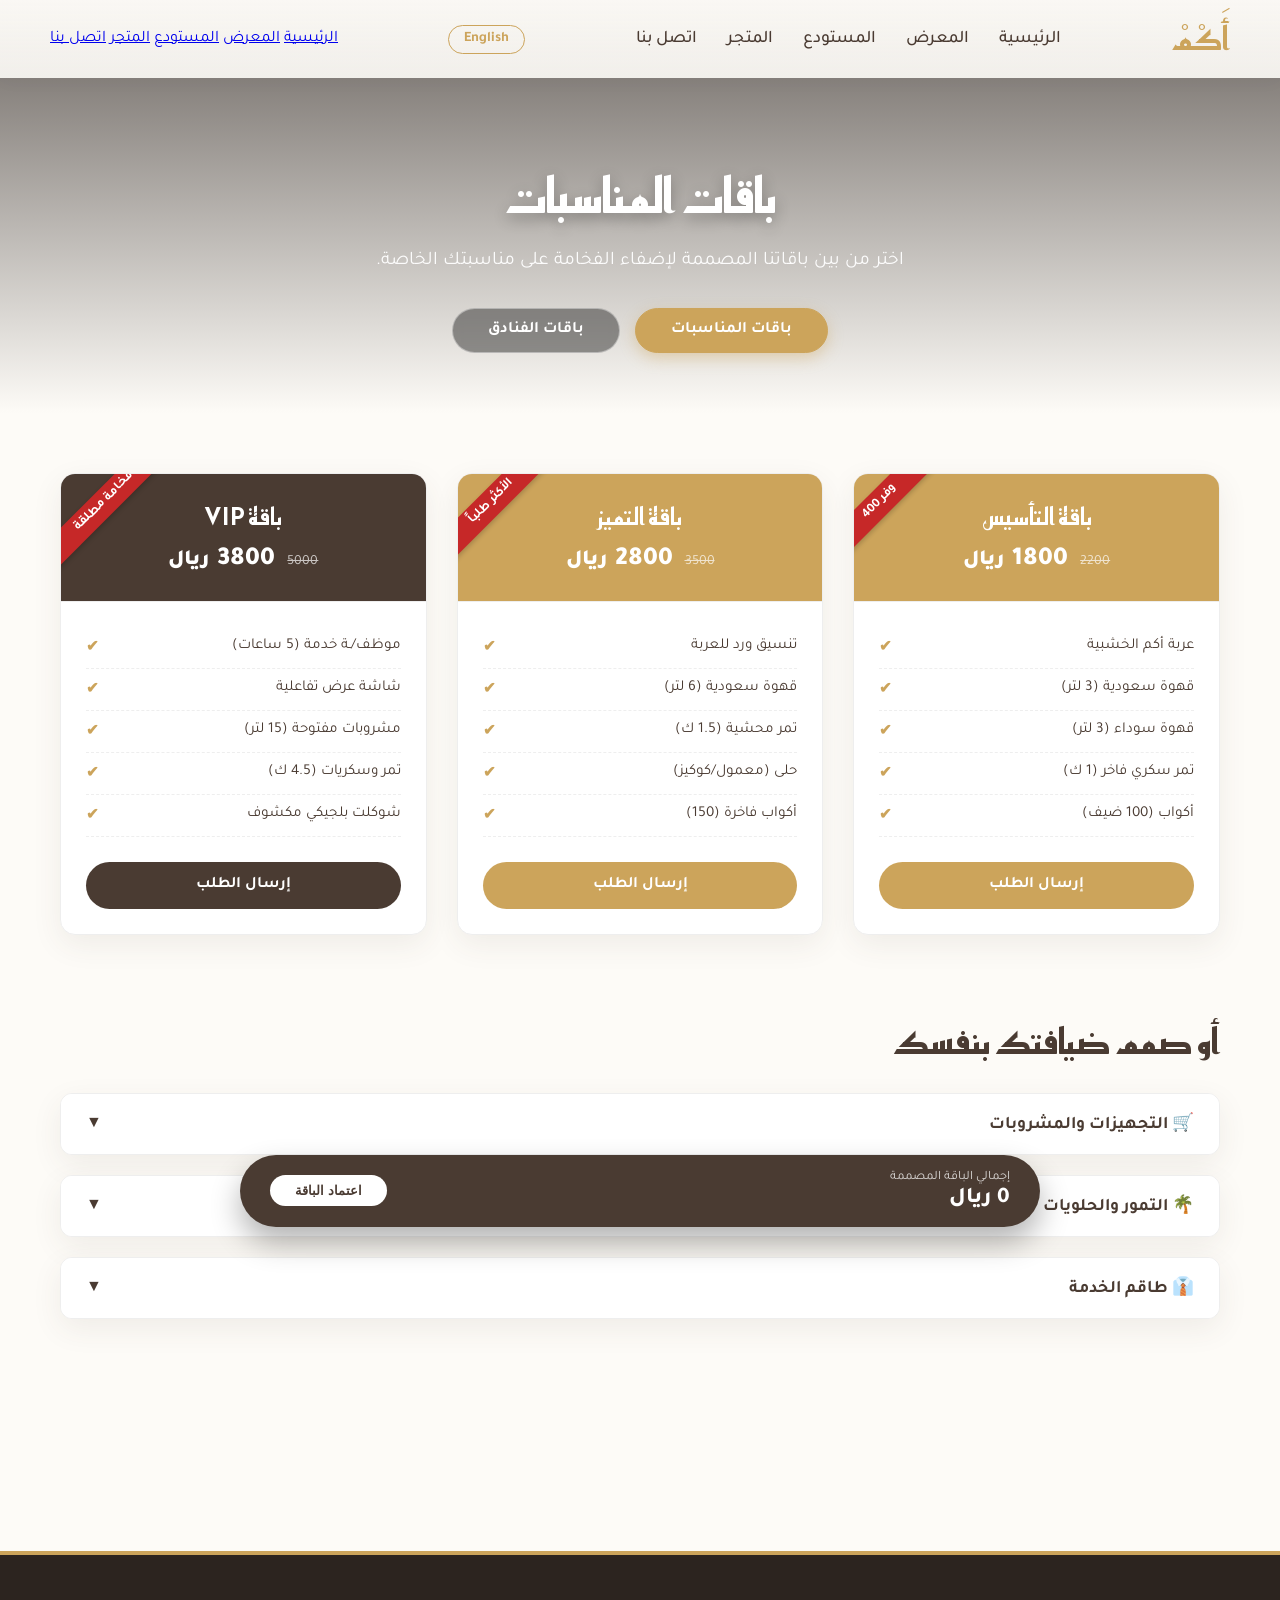
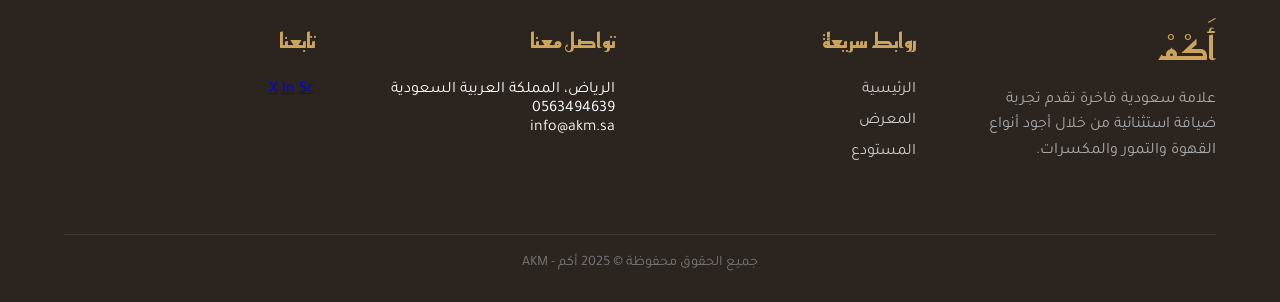
<file: booking.html>
<!DOCTYPE html>
<html lang="ar" dir="rtl">
<head>
    <meta charset="UTF-8">
    <meta name="viewport" content="width=device-width, initial-scale=1.0">
    <title>حجز خدمات أكم | AKM Booking</title>
    
    <link rel="preconnect" href="https://fonts.googleapis.com">
    <link rel="preconnect" href="https://fonts.gstatic.com" crossorigin>
    <link href="https://fonts.googleapis.com/css2?family=Amiri:ital,wght@1,400;1,700&family=Reem+Kufi:wght@400;700&family=Tajawal:wght@300;400;700&display=swap" rel="stylesheet">
    <style>
 /* --- إعدادات الهوية (Light Luxury Theme) --- */
    :root {
        --gold: #CCA45B;
        --gold-hover: #b88e40;
        --main-bg: #FDFBF7;        /* كريمي فاتح جداً */
        --card-bg: #ffffff;
        --text-main: #4A3B32;      /* بني غامق */
        --text-light: #888;
        --footer-bg: #2C241F;      /* بني داكن للفوتر */
        --red-offer: #c62828;
        --shadow-soft: 0 10px 30px rgba(74, 59, 50, 0.08);
    }

    * { margin: 0; padding: 0; box-sizing: border-box; outline: none; }
    
    body { 
        background-color: var(--main-bg); 
        color: var(--text-main); 
        font-family: 'Tajawal', sans-serif; 
        overflow-x: hidden;
        min-height: 100vh;
        direction: rtl;
    }

    /* --- 1. الناف بار --- */
    .navbar {
        position: fixed; top: 0; left: 0; width: 100%; padding: 15px 50px;
        display: flex; justify-content: space-between; align-items: center; z-index: 1000;
        background: linear-gradient(to bottom, rgba(253, 251, 247, 0.98), rgba(253, 251, 247, 0.9));
        box-shadow: 0 2px 20px rgba(0,0,0,0.03);
        transition: all 0.3s;
    }
    .nav-logo { font-size: 2rem; color: var(--gold); font-weight: bold; cursor: pointer; font-family: 'Reem Kufi', sans-serif; }
    .nav-links { list-style: none; display: flex; gap: 30px; align-items: center; }
    .nav-links li a { text-decoration: none; color: var(--text-main); font-size: 1.1rem; transition: 0.3s; font-weight: 500; }
    .nav-links li a:hover { color: var(--gold); }
    .lang-btn { background: transparent; border: 1px solid var(--gold); color: var(--gold); padding: 5px 15px; border-radius: 20px; cursor: pointer; font-family: inherit; font-size: 0.9rem; font-weight: bold; transition: 0.3s; }
    .lang-btn:hover { background: var(--gold); color: white; }
    .hamburger { display: none; }

    /* --- 2. الهيدر (Header) --- */
    .page-header {
        padding: 160px 20px 60px;
        text-align: center;
        background-size: cover; background-position: center;
        position: relative; color: white;
        transition: background-image 0.5s ease-in-out;
        margin-bottom: 40px;
    }
    .page-header::before {
        content: ''; position: absolute; inset: 0;
        background: linear-gradient(to bottom, rgba(44, 36, 31, 0.7), var(--main-bg));
    }
    .header-content { position: relative; z-index: 1; }
    .page-title { font-size: 3rem; margin-bottom: 15px; font-family: 'Reem Kufi'; text-shadow: 0 5px 15px rgba(0,0,0,0.3); }
    .page-subtitle { font-size: 1.2rem; opacity: 0.95; max-width: 700px; margin: 0 auto; line-height: 1.6; }

    /* أزرار التبديل */
    .mode-switcher { display: flex; justify-content: center; gap: 15px; margin-top: 30px; }
    .mode-btn {
        padding: 12px 35px; border: 1px solid rgba(255,255,255,0.4); background: rgba(0,0,0,0.4); color: #fff;
        border-radius: 50px; cursor: pointer; transition: 0.3s; font-family: 'Tajawal'; font-weight: bold; backdrop-filter: blur(5px);
    }
    .mode-btn.active { background: var(--gold); color: white; border-color: var(--gold); box-shadow: 0 5px 15px rgba(204, 164, 91, 0.4); }

    /* --- 3. قصة أكم --- */
    .story-section { padding: 40px 20px; text-align: center; max-width: 900px; margin: 0 auto 60px; }
    .story-title { font-size: 2.2rem; color: var(--text-main); font-weight: 800; margin-bottom: 25px; font-family: 'Reem Kufi'; }
    .story-title span { color: var(--gold); border-bottom: 3px solid var(--gold); padding-bottom: 5px; }
    .story-text { line-height: 1.9; color: var(--text-light); font-size: 1.15rem; }

    /* --- 4. شبكة الباقات (Packages) --- */
    .container { max-width: 1200px; margin: 0 auto; padding: 20px; position: relative; }
    .packages-grid {
        display: grid; grid-template-columns: repeat(auto-fit, minmax(320px, 1fr)); gap: 30px;
        animation: fadeInUp 0.8s forwards; opacity: 0;
    }

    .pkg-card {
        background: var(--card-bg); border-radius: 15px; overflow: hidden;
        box-shadow: var(--shadow-soft); border: 1px solid #eee;
        display: flex; flex-direction: column; transition: 0.3s; position: relative;
    }
    .pkg-card:hover { transform: translateY(-10px); border-color: var(--gold); box-shadow: 0 15px 40px rgba(204, 164, 91, 0.15); }
    
    .offer-badge { 
        position: absolute; top: 15px; left: -35px; background: var(--red-offer); color: white; 
        padding: 5px 40px; transform: rotate(-45deg); font-weight: bold; z-index: 10; font-size: 13px;
        box-shadow: 0 2px 5px rgba(0,0,0,0.2);
    }
    
    .pkg-header { background: #fafafa; padding: 25px; text-align: center; border-bottom: 1px solid #eee; }
    .pkg-header.special { background: var(--gold); color: white; }
    .pkg-header.vip { background: var(--text-main); color: white; }
    
    .pkg-name { font-size: 1.5rem; font-weight: 800; margin-bottom: 5px; font-family: 'Reem Kufi'; }
    .price-box { margin-top: 10px; }
    .old-price { text-decoration: line-through; opacity: 0.7; font-size: 14px; margin-left: 8px; color: inherit; }
    .new-price { font-size: 26px; font-weight: 900; }

    .pkg-body { padding: 25px; flex-grow: 1; display: flex; flex-direction: column; }
    .pkg-features { list-style: none; padding: 0; margin-bottom: 25px; font-size: 0.95rem; color: var(--text-main); }
    .pkg-features li { padding: 10px 0; border-bottom: 1px dashed #eee; display: flex; justify-content: space-between; }
    .pkg-features li span:last-child { color: var(--gold); font-weight: bold; }
    
    .select-btn {
        width: 100%; padding: 14px; background: var(--text-main); border: none; color: white;
        border-radius: 50px; cursor: pointer; font-weight: bold; margin-top: auto; transition: 0.3s;
        font-family: 'Tajawal'; font-size: 1rem;
    }
    .select-btn:hover { background: var(--gold); box-shadow: 0 5px 15px rgba(204, 164, 91, 0.3); }
    .pkg-header.special ~ .pkg-body .select-btn { background: var(--gold); }
    .pkg-header.special ~ .pkg-body .select-btn:hover { background: var(--text-main); }

    /* --- 5. صمم باقتك (Builder Accordion) --- */
    #builder-section { display: none; margin-top: 80px; }
    .builder-container { max-width: 900px; margin: 0 auto; }
    
    .accordion-item { background: white; border-radius: 12px; margin-bottom: 20px; border: 1px solid #eee; overflow: hidden; box-shadow: var(--shadow-soft); }
    .accordion-header { padding: 18px 25px; cursor: pointer; display: flex; justify-content: space-between; align-items: center; background: #fff; transition: 0.3s; }
    .accordion-header:hover { background: #fcfcfc; }
    .acc-title { font-weight: bold; color: var(--text-main); display: flex; align-items: center; gap: 12px; font-size: 1.1rem; }
    .acc-icon { font-size: 1.3rem; }
    
    .accordion-item.active .accordion-header { background: var(--gold); color: white; }
    .accordion-item.active .acc-title { color: white; }
    .accordion-body { display: none; padding: 0; animation: fadeIn 0.3s; }
    .accordion-item.active .accordion-body { display: block; }

    .prod-row { display: flex; align-items: center; justify-content: space-between; padding: 15px 25px; border-bottom: 1px solid #f7f7f7; }
    .prod-row:last-child { border-bottom: none; }
    .prod-info { display: flex; align-items: center; gap: 15px; flex: 1; }
    
    /* Checkbox مخصص */
    .custom-checkbox { width: 22px; height: 22px; border: 2px solid #ddd; border-radius: 6px; display: flex; align-items: center; justify-content: center; cursor: pointer; transition: 0.2s; }
    input[type="checkbox"]:checked + .custom-checkbox { background: var(--gold); border-color: var(--gold); }
    input[type="checkbox"]:checked + .custom-checkbox::after { content: '✔'; color: white; font-size: 14px; }
    
    .prod-controls { display: flex; align-items: center; gap: 15px; }
    .qty-ctrl { display: flex; border: 1px solid #eee; border-radius: 8px; overflow: hidden; background: #fafafa; }
    .qty-btn { width: 32px; height: 32px; background: transparent; border: none; cursor: pointer; font-weight: bold; color: var(--text-main); transition: 0.2s; }
    .qty-btn:hover { background: var(--gold); color: white; }
    .qty-input { width: 35px; text-align: center; border: none; background: transparent; font-weight: bold; }
    .price-tag { font-weight: bold; color: var(--gold); min-width: 80px; text-align: left; }

    /* الشريط العائم للحساب */
    .total-sticky {
        position: sticky; bottom: 30px; background: var(--text-main); color: white;
        padding: 15px 30px; border-radius: 50px; display: flex; justify-content: space-between; align-items: center;
        box-shadow: 0 15px 30px rgba(0,0,0,0.3); z-index: 900; max-width: 800px; margin: 40px auto 0;
        transform: translateY(100px); transition: 0.4s cubic-bezier(0.175, 0.885, 0.32, 1.275);
    }
    .total-sticky.visible { transform: translateY(0); }

    /* --- 6. النوافذ المنبثقة (Modals) --- */
    .modal-overlay {
        display: none; position: fixed; inset: 0; 
        background: rgba(44, 36, 31, 0.9); z-index: 2000; 
        overflow-y: auto; padding: 20px; backdrop-filter: blur(8px);
        justify-content: center; align-items: flex-start; /* flex-start للسكرول */
    }
    .form-wrapper {
        background: white; width: 100%; max-width: 600px; margin: 50px auto;
        padding: 40px; border-radius: 20px; position: relative; 
        animation: slideUp 0.4s ease-out; box-shadow: 0 20px 50px rgba(0,0,0,0.2);
    }
    .close-form { position: absolute; top: 25px; left: 25px; font-size: 1.5rem; cursor: pointer; color: #bbb; transition: 0.3s; }
    .close-form:hover { color: var(--red-offer); }
    .form-title { color: var(--text-main); margin-bottom: 25px; text-align: center; font-family: 'Reem Kufi'; font-size: 2rem; }
    
    .form-group { margin-bottom: 20px; }
    .form-label { display: block; margin-bottom: 8px; color: var(--text-main); font-weight: bold; font-size: 0.95rem; }
    .form-input, .form-select {
        width: 100%; padding: 14px; background: #fcfcfc; border: 1px solid #eee;
        color: #333; border-radius: 10px; font-family: 'Tajawal'; transition: 0.3s; font-size: 1rem;
    }
    .form-input:focus { border-color: var(--gold); background: white; box-shadow: 0 0 0 4px rgba(204, 164, 91, 0.1); }
    
    .submit-btn {
        width: 100%; padding: 16px; background: var(--gold); border: none;
        color: white; font-weight: bold; font-size: 1.1rem; border-radius: 12px;
        cursor: pointer; margin-top: 20px; transition: 0.3s;
    }
    .submit-btn:hover { background: var(--text-main); transform: translateY(-2px); box-shadow: 0 10px 20px rgba(0,0,0,0.1); }

    /* شاشة الشكر */
    #thank-you-screen {
        display: none; position: fixed; inset: 0;
        background: var(--main-bg); z-index: 3000; flex-direction: column;
        justify-content: center; align-items: center; text-align: center;
    }
    .check-icon { font-size: 6rem; color: var(--gold); margin-bottom: 20px; animation: popIn 0.6s cubic-bezier(0.68, -0.55, 0.265, 1.55); }

    /* --- 7. الفوتر --- */
    .site-footer {
        background-color: var(--footer-bg); color: #fff; padding: 70px 5% 30px;
        margin-top: 100px; position: relative; z-index: 10;
        border-top: 4px solid var(--gold);
    }
    .footer-container {
        max-width: 1200px; margin: 0 auto; display: grid; 
        grid-template-columns: repeat(auto-fit, minmax(250px, 1fr)); gap: 50px;
    }
    .footer-col h3 { color: var(--gold); margin-bottom: 25px; font-family: 'Reem Kufi'; font-size: 1.3rem; }
    .footer-links { list-style: none; } .footer-links li { margin-bottom: 12px; }
    .footer-links a { text-decoration: none; color: #ccc; transition: 0.3s; }
    .footer-links a:hover { color: var(--gold); padding-right: 8px; }
    .footer-bottom { text-align: center; margin-top: 60px; border-top: 1px solid rgba(255,255,255,0.1); padding-top: 20px; color: #777; font-size: 0.9rem; }

    @keyframes fadeInUp { from {opacity:0; transform:translateY(30px);} to {opacity:1; transform:translateY(0);} }
    @keyframes slideUp { from {opacity:0; transform:translateY(50px);} to {opacity:1; transform:translateY(0);} }
    @keyframes popIn { from {transform:scale(0);} to {transform:scale(1);} }

    @media (max-width: 768px) {
        .navbar { padding: 15px 20px; } .nav-links { display: none; }
        .page-header { padding: 120px 20px 40px; }
        .page-title { font-size: 2.2rem; }
        .pkg-card { transform: none !important; }
        .prod-row { padding: 15px; font-size: 0.9rem; }
        .total-sticky { bottom: 15px; width: 95%; padding: 12px 25px; }
            /* القائمة الجانبية (همبرغر) - للجوال */
.hamburger {
    display: flex;
    cursor: pointer;
    z-index: 1001;
    flex-direction: column;
    gap: 5px;
}

.bar {
    width: 30px;
    height: 3px;
    background-color: var(--gold);
    transition: 0.3s;
}

.hamburger.active .bar:nth-child(1) { transform: translateY(8px) rotate(45deg); }
.hamburger.active .bar:nth-child(2) { opacity: 0; }
.hamburger.active .bar:nth-child(3) { transform: translateY(-8px) rotate(-45deg); }

.mobile-menu {
    position: fixed;
    top: 0;
    right: -100%;
    width: 100%;
    height: 100vh;
    background: rgba(0,0,0,0.95);
    backdrop-filter: blur(10px);
    display: flex;
    flex-direction: column;
    justify-content: center;
    align-items: center;
    gap: 40px;
    transition: 0.4s ease-in-out;
    z-index: 1000;
}

.mobile-menu.active {
    right: 0;
}

.mobile-menu a {
    font-size: 1.5rem;
    color: #fff;
    text-decoration: none;
}

.mobile-menu a:hover {
    color: var(--gold);
}
    }


    </style>
</head>
<body>

    <div class="fixed-bg" id="bg-image"></div>
    <div class="bg-overlay"></div>

    <nav class="navbar">
        <div class="nav-logo" data-key="nav_logo" onclick="window.location.href='index.html'">أَكْمْ</div>
        
        <ul class="nav-links">
            <li><a href="index.html" data-key="home">الرئيسية</a></li>
            <li><a href="index.html#gallery-wrapper" data-key="gallery">المعرض</a></li>
            <li><a href="index.html#warehouse-wrapper" data-key="warehouse">المستودع</a></li>
            <li><a href="index.html#products-section" data-key="store">المتجر</a></li>
            <li><a href="#footer" data-key="contact">اتصل بنا</a></li>
        </ul>

        <div style="display: flex; align-items: center; gap: 15px;">
            <button class="lang-btn" onclick="toggleLanguage()">English</button>
            <div class="hamburger" onclick="toggleMobileMenu()">
                <div class="bar"></div>
                <div class="bar"></div>
                <div class="bar"></div>
            </div>
        </div>

        <div class="mobile-menu" id="mobileMenu">
            <a href="index.html" data-key="home" onclick="toggleMobileMenu()">الرئيسية</a>
            <a href="index.html#gallery-wrapper" data-key="gallery" onclick="toggleMobileMenu()">المعرض</a>
            <a href="index.html#warehouse-wrapper" data-key="warehouse" onclick="toggleMobileMenu()">المستودع</a>
            <a href="index.html#products-section" data-key="store" onclick="toggleMobileMenu()">المتجر</a>
            <a href="#footer" data-key="contact" onclick="toggleMobileMenu()">اتصل بنا</a>
        </div>
    </nav>

    <div class="page-header" id="page-header">
        <div class="header-content">
            <h1 class="page-title" id="page-title">...</h1>
            <p class="page-subtitle" id="page-subtitle">...</p>
            
            <div class="mode-switcher">
                <div class="mode-btn" id="btn-event" onclick="switchMode('event')" data-key="btn_event">باقات المناسبات</div>
                <div class="mode-btn" id="btn-hotel" onclick="switchMode('hotel')" data-key="btn_hotel">باقات الفنادق</div>
            </div>
        </div>
    </div>

    <section class="story-section" id="story-section">
        <div class="story-title" data-key="story_title"><span>قصة أكم</span></div>
        <p class="story-text" data-key="story_text">
            بدأت "أكم" من رغبة في إعادة تعريف مفهوم الضيافة. لاحظنا أن القهوة غالباً ما تصل باردة، والخدمة تقليدية.
            لذا صممنا عربة تجمع بين فخامة الخشب وسرعة الخدمة، وحولنا التقديم إلى تجربة تفاعلية حية.
        </p>
    </section>

    <div class="container">
        <div class="packages-grid" id="packages-container"></div>

        <div id="builder-section">
            <div class="story-title" style="margin-top: 60px;" data-key="builder_title"><span>صمم ضيافتك بنفسك</span></div>
            <div id="builder-items"></div>
            
            <div class="total-sticky" id="sticky-total">
                <div>
                    <div style="font-size:0.8rem; opacity:0.8;" data-key="total_label">الإجمالي</div>
                    <div style="font-size:1.4rem; font-weight:800;"><span id="builder-total-val">0</span> <span data-key="currency">ريال</span></div>
                </div>
                <button class="btn" style="background:white; color:var(--text-main); border:none; padding:8px 25px; border-radius:20px; font-weight:bold; cursor:pointer;" onclick="submitBuilder()" data-key="btn_confirm_build">اعتماد الباقة</button>
            </div>
        </div>
    </div>

    <div id="booking-form-container" class="modal-overlay">
        <div class="form-wrapper">
            <span class="close-form" onclick="closeForm()">✕</span>
            <h2 class="form-title" data-key="form_title">إكمال الحجز</h2>
            
            <div style="background:#f5f5f5; padding:15px; border-radius:10px; margin-bottom:25px; border-right:4px solid var(--gold);">
                <div style="font-weight:bold; color:var(--text-main); margin-bottom:5px;" id="selected-pkg-name">-</div>
                <div style="color:var(--gold); font-weight:bold; font-size:1.1rem;" id="form-total-display"></div>
            </div>

            <form id="main-form" onsubmit="handleFormSubmit(event)">
                <input type="hidden" id="booking-type">
                <input type="hidden" id="selected-package">
                <input type="hidden" id="custom-details">
                <input type="hidden" id="final-total">

                <div id="hotel-fields" style="display:none;">
                    <div class="form-group"><label class="form-label" data-key="lbl_name">الاسم / الصفة</label><input id="h-name" class="form-input"></div>
                    <div class="form-group"><label class="form-label" data-key="lbl_company">اسم الفندق</label><input id="h-company" class="form-input"></div>
                    <div class="form-group"><label class="form-label" data-key="lbl_date_meet">تاريخ الاجتماع المناسب</label><input id="h-date" type="date" class="form-input"></div>
                </div>

                <div id="event-fields" style="display:none;">
                    <div class="form-group"><label class="form-label" data-key="lbl_name">الاسم الكريم</label><input id="e-name" class="form-input"></div>
                    <div class="form-group">
                        <label class="form-label" data-key="lbl_event_type">نوع المناسبة</label>
                        <select class="form-select" id="e-type">
                            <option value="gathering" data-key="opt_gathering">جمعة عائلية</option>
                            <option value="wedding" data-key="opt_wedding">زواج / ملكة</option>
                            <option value="graduation" data-key="opt_grad">تخرج</option>
                            <option value="corporate" data-key="opt_corp">فعالية شركة</option>
                        </select>
                    </div>
                    <div class="form-group"><label class="form-label" data-key="lbl_date">تاريخ المناسبة</label><input id="e-date" type="date" class="form-input"></div>
                </div>

                <div class="form-group"><label class="form-label" data-key="lbl_phone">رقم الجوال</label><input id="com-phone" type="tel" class="form-input" required style="direction: ltr; text-align: right;"></div>
                <div class="form-group"><label class="form-label" data-key="lbl_email">البريد الإلكتروني</label><input id="com-email" type="email" class="form-input" required></div>
                <div class="form-group"><label class="form-label" data-key="lbl_map">الموقع (رابط)</label><input id="com-map" type="url" class="form-input"></div>

                <button type="submit" class="submit-btn" id="submit-btn-text" data-key="btn_submit">إرسال الطلب</button>
            </form>
        </div>
    </div>

    <div id="thank-you-screen">
        <div class="check-icon">✨</div>
        <h1 style="font-family: 'Reem Kufi'; margin-bottom: 15px;" id="thank-title">شكراً لثقتك بأكم</h1>
        <p style="color: #777; max-width: 500px; line-height: 1.6; font-size:1.1rem;" id="thank-msg">...</p>
        <p style="margin-top: 30px; font-size: 0.9rem; color: var(--gold);" data-key="redirect_msg">سيتم تحويلك للصفحة الرئيسية...</p>
    </div>

    <footer class="site-footer" id="footer">
        <div class="footer-container">
            <div class="footer-col">
                <div class="nav-logo" style="margin-bottom: 15px;">أَكْمْ</div>
                <p data-key="footer_about" style="color: #aaa; line-height: 1.6;">علامة سعودية فاخرة تقدم تجربة ضيافة استثنائية من خلال أجود أنواع القهوة والتمور والمكسرات.</p>
            </div>
            <div class="footer-col">
                <h3 data-key="footer_links">روابط سريعة</h3>
                <ul class="footer-links">
                    <li><a href="index.html" data-key="home">الرئيسية</a></li>
                    <li><a href="index.html#gallery-wrapper" data-key="gallery">المعرض</a></li>
                    <li><a href="index.html#warehouse-wrapper" data-key="warehouse">المستودع</a></li>
                </ul>
            </div>
            <div class="footer-col">
                <h3 data-key="footer_contact">تواصل معنا</h3>
                <p data-key="loc_riyadh">الرياض، المملكة العربية السعودية</p>
                <p style="direction: ltr; text-align: right;"> 0563494639</p>
                <p>info@akm.sa</p>
            </div>
            <div class="footer-col">
                <h3 data-key="footer_follow">تابعنا</h3>
                <div class="social-icons">
                    <a href="#">X</a> <a href="#">In</a> <a href="#">Sc</a>
                </div>
            </div>
        </div>
        <div class="footer-bottom">
            <p data-key="copyright">جميع الحقوق محفوظة © 2025 أكم - AKM</p>
        </div>
    </footer>
    <script>
        /* booking-script.js */

/* =========================================
   1. البيانات والمحتوى (Data Configuration)
   ========================================= */

// بيانات باقات الفنادق (مطابقة لملف baqatakm2)
const HOTELS_DATA = [
    { 
        id: "h_lobby", 
        name_ar: "ضيافة اللوبي", name_en: "Lobby Hospitality", 
        desc_ar: "تشغيل كامل مجاني للفندق + خصم 50% لنزلاء VIP", 
        desc_en: "Full free operation + 50% Discount for VIP guests", 
        btn_ar: "طلب اجتماع", btn_en: "Request Meeting" 
    },
    { 
        id: "h_hall", 
        name_ar: "قاعات الأفراح", name_en: "Wedding Halls", 
        desc_ar: "توريد ضمن باقات الفندق بأسعار جملة (B2B)", 
        desc_en: "Supply within hotel packages at wholesale prices", 
        btn_ar: "استفسار", btn_en: "Inquire" 
    },
    { 
        id: "h_conf", 
        name_ar: "المؤتمرات", name_en: "Conferences", 
        desc_ar: "ضيافة اجتماعات الشركات (Coffee Break)", 
        desc_en: "Corporate meetings hospitality (Coffee Break)", 
        btn_ar: "عرض سعر", btn_en: "Get Quote" 
    },
    { 
        id: "h_season", 
        name_ar: "التشغيل الموسمي", name_en: "Seasonal Operation", 
        desc_ar: "تغطية أوقات الذروة (رمضان/عيد) بنظام المشاركة", 
        desc_en: "Peak time coverage (Ramadan/Eid) - Revenue Share", 
        btn_ar: "حجز موسم", btn_en: "Book Season" 
    },
    { 
        id: "h_room", 
        name_ar: "توريد الغرف", name_en: "Room Supply", 
        desc_ar: "بوكسات تمر وشوكلت فاخرة بشعار الفندق", 
        desc_en: "Luxury dates & chocolate boxes co-branded", 
        btn_ar: "طلب عينات", btn_en: "Request Samples" 
    }
];

// بيانات باقات المناسبات (مطابقة لملف baqatakm2)
const EVENT_PACKAGES = [
    { 
        id: "e_start", 
        name_ar: "باقة التأسيس", name_en: "Foundation Package", 
        price: 1800, old: 2200, 
        badge_ar: "وفر 400", badge_en: "Save 400", 
        features_ar: ["عربة أكم الخشبية", "قهوة سعودية (3 لتر)", "قهوة سوداء (3 لتر)", "تمر سكري فاخر (1 ك)", "أكواب (100 ضيف)"], 
        features_en: ["Wooden AKM Cart", "Saudi Coffee (3L)", "Black Coffee (3L)", "Luxury Sukari Dates (1kg)", "Cups (100 guests)"] 
    },
    { 
        id: "e_premium", 
        name_ar: "باقة التميز", name_en: "Premium Package", 
        price: 2800, old: 3500, 
        badge_ar: "الأكثر طلباً", badge_en: "Most Popular", 
        features_ar: ["تنسيق ورد للعربة", "قهوة سعودية (6 لتر)", "تمر محشية (1.5 ك)", "حلى (معمول/كوكيز)", "أكواب فاخرة (150)"], 
        features_en: ["Cart Flower Arrangement", "Saudi Coffee (6L)", "Stuffed Dates (1.5kg)", "Sweets (Maamoul/Cookies)", "Luxury Cups (150)"] 
    },
    { 
        id: "e_vip", 
        name_ar: "باقة VIP", name_en: "VIP Package", 
        price: 3800, old: 5000, 
        badge_ar: "فخامة مطلقة", badge_en: "Ultimate Luxury", 
        features_ar: ["موظف/ـة خدمة (5 ساعات)", "شاشة عرض تفاعلية", "مشروبات مفتوحة (15 لتر)", "تمر وسكريات (4.5 ك)", "شوكلت بلجيكي مكشوف"], 
        features_en: ["Service Staff (5 Hours)", "Interactive Display Screen", "Open Drinks (15L)", "Dates & Sweets (4.5kg)", "Open Belgian Chocolate"] 
    }
];

// عناصر "صمم باقتك" (Builder Items)
const BUILDER_ITEMS = [
    { 
        cat_ar: "🛒 التجهيزات والمشروبات", cat_en: "Equipment & Drinks", 
        items: [
            { id: "cart", name_ar: "عربة أكم الخشبية", name_en: "AKM Wooden Cart", price: 1000, unit_ar: "شامل التوصيل", unit_en: "Inc. Delivery" },
            { id: "saudi", name_ar: "قهوة سعودية فاخرة", name_en: "Saudi Coffee", price: 50, unit_ar: "لتر", unit_en: "Liter", def: 3 },
            { id: "black", name_ar: "قهوة سوداء (Black)", name_en: "Black Coffee", price: 50, unit_ar: "لتر", unit_en: "Liter", def: 3 },
            { id: "tea", name_ar: "شاي / كرك", name_en: "Tea / Karak", price: 40, unit_ar: "ترمس", unit_en: "Thermos", def: 3 }
        ]
    },
    { 
        cat_ar: "🌴 التمور والحلويات", cat_en: "Dates & Sweets", 
        items: [
            { id: "stuffed", name_ar: "تمر محشي فاخر", name_en: "Stuffed Dates", price: 100, unit_ar: "كيلو", unit_en: "Kg", def: 1 },
            { id: "maamoul", name_ar: "معمول بيتي هش", name_en: "Homemade Maamoul", price: 70, unit_ar: "كيلو", unit_en: "Kg", def: 1 },
            { id: "belgian", name_ar: "شوكلاتة بلجيكي مكشوفة", name_en: "Belgian Chocolate", price: 250, unit_ar: "كيلو", unit_en: "Kg", def: 1 },
            { id: "swiss", name_ar: "شوكلاتة سويسري مكشوفة", name_en: "Swiss Chocolate", price: 300, unit_ar: "كيلو", unit_en: "Kg", def: 1 },
            { id: "macaron", name_ar: "ماكرون فاخر", name_en: "Macaron", price: 120, unit_ar: "بوكس", unit_en: "Box", def: 1 },
            { id: "pudding", name_ar: "بودينج", name_en: "Pudding", price: 120, unit_ar: "درزن", unit_en: "Dozen", def: 1 }
        ]
    },
    { 
        cat_ar: "👔 طاقم الخدمة", cat_en: "Service Staff", 
        items: [
            { id: "male", name_ar: "مضيف (صباب)", name_en: "Waiter (Male)", price: 300, unit_ar: "موظف", unit_en: "Staff", def: 1 },
            { id: "female", name_ar: "مضيفة (صبابة)", name_en: "Waitress (Female)", price: 450, unit_ar: "Staff", unit_en: "Staff", def: 1 },
            { id: "hours", name_ar: "ساعات عمل إضافية", name_en: "Extra Hours", price: 100, unit_ar: "ساعة", unit_en: "Hour", def: 1 }
        ]
    }
];

// قاموس النصوص والترجمات
const TEXTS = {
    ar: {
        nav_logo: "أَكْمْ", home: "الرئيسية", gallery: "المعرض", warehouse: "المستودع", store: "المتجر", contact: "اتصل بنا", langBtn: "English",
        btn_event: "باقات المناسبات", btn_hotel: "باقات الفنادق",
        story_title: "قصة أكم", 
        story_text: "بدأت أكم من رغبة في إعادة تعريف مفهوم الضيافة في المناسبات. لاحظنا أن القهوة غالباً ما تصل باردة، والخدمة تقليدية. لذا صممنا عربة تجمع بين فخامة الخشب وسرعة الخدمة، وحولنا التقديم إلى تجربة تفاعلية حية.",
        builder_title: "أو صمم ضيافتك بنفسك", total_label: "إجمالي الباقة المصممة", currency: "ريال", btn_confirm_build: "اعتماد الباقة",
        form_title: "إكمال الحجز", btn_submit: "إرسال الطلب", selected_pkg: "الباقة المختارة:",
        lbl_name: "الاسم الكريم", lbl_company: "اسم الفندق / الشركة", lbl_phone: "رقم الجوال", lbl_email: "البريد الإلكتروني", 
        lbl_date: "تاريخ المناسبة", lbl_date_meet: "تاريخ الاجتماع المناسب", lbl_map: "رابط الموقع (Google Maps)", lbl_address: "عنوان المناسبة",
        lbl_event_type: "نوع المناسبة",
        opt_gathering: "جمعة عائلية / خاصة", opt_wedding: "حفل زفاف / ملكة", opt_grad: "حفل تخرج", opt_corp: "فعالية شركة", opt_other: "أخرى",
        footer_about: "علامة سعودية فاخرة تقدم تجربة ضيافة استثنائية من خلال أجود أنواع القهوة والتمور والمكسرات.",
        footer_links: "روابط سريعة", footer_contact: "تواصل معنا", footer_follow: "تابعنا",
        loc_riyadh: "الرياض، المملكة العربية السعودية", copyright: "جميع الحقوق محفوظة © 2025 أكم - AKM",
        redirect_msg: "سيتم تحويلك للصفحة الرئيسية...",
        thank_hotel_title: "تم استلام طلب الشراكة", thank_hotel_msg: "شكراً لثقتكم. سيقوم مدير المبيعات بمراجعة الطلب والتواصل معكم لتحديد موعد للاجتماع.",
        thank_wedding: "ألف مبروك!، دامت أفراحكم", thank_wedding_msg: "نسعد جداً بمشاركتكم هذه الليلة المميزة. تم استلام طلبكم وسيتم التأكد من توفر الموعد وتأكيده لكم في أقرب وقت.",
        thank_grad: "مبروك التخرج!", thank_grad_msg: "إنجاز عظيم يستحق احتفالاً رائعاً. شكراً لاختياركم أكم لمشاركتكم الفرحة.",
        thank_general: "نتمنى لكم وقتاً سعيداً", thank_general_msg: "شكراً لاختياركم أكم لإضافة لمسة الفخامة لجمعتكم.",
        hotel_title: "باقات الفنادق", hotel_subtitle: "اكتشف حلول الضيافة المصممة خصيصاً للفنادق والمناسبات الكبرى.",
        event_title: "باقات المناسبات", event_subtitle: "اختر من بين باقاتنا المصممة لإضفاء الفخامة على مناسبتك الخاصة."
    },
    en: {
        nav_logo: "AKM", home: "Home", gallery: "Gallery", warehouse: "Warehouse", store: "Store", contact: "Contact", langBtn: "العربية",
        btn_event: "Event Packages", btn_hotel: "Hotel Packages",
        story_title: "AKM Story", 
        story_text: "AKM started with a desire to redefine hospitality. We noticed coffee often arrives cold, and service is traditional. So we designed a cart combining luxury wood with fast service, turning serving into a live interactive experience.",
        builder_title: "Or Design Your Own", total_label: "Custom Package Total", currency: "SAR", btn_confirm_build: "Confirm Package",
        form_title: "Complete Booking", btn_submit: "Submit Request", selected_pkg: "Selected Package:",
        lbl_name: "Full Name", lbl_company: "Hotel / Company", lbl_phone: "Mobile Number", lbl_email: "Email Address", 
        lbl_date: "Event Date", lbl_date_meet: "Meeting Date", lbl_map: "Location (Google Maps)", lbl_address: "Event Address",
        lbl_event_type: "Event Type",
        opt_gathering: "Family Gathering", opt_wedding: "Wedding", opt_grad: "Graduation", opt_corp: "Corporate", opt_other: "Other",
        footer_about: "A luxury Saudi brand offering an exceptional hospitality experience through the finest coffee, dates, and nuts.",
        footer_links: "Quick Links", footer_contact: "Contact Us", footer_follow: "Follow Us",
        loc_riyadh: "Riyadh, Saudi Arabia", copyright: "All Rights Reserved © 2025 AKM",
        redirect_msg: "Redirecting to home page...",
        thank_hotel_title: "Partnership Request Received", thank_hotel_msg: "Thank you for your trust. Our sales manager will review the request and contact you to schedule a meeting.",
        thank_wedding: "Congratulations!", thank_wedding_msg: "We are delighted to be part of your special night. Your request has been received.",
        thank_grad: "Happy Graduation!", thank_grad_msg: "A great achievement deserves a great celebration. Thank you for choosing AKM.",
        thank_general: "Have a wonderful time", thank_general_msg: "Thank you for choosing AKM to add a touch of luxury to your gathering.",
        hotel_title: "Hotel Packages", hotel_subtitle: "Discover hospitality solutions tailored for hotels and large events.",
        event_title: "Event Packages", event_subtitle: "Choose from our packages designed to add luxury to your special occasion."
    }
};

/* =========================================
   2. المنطق الأساسي (Core Logic)
   ========================================= */

// تهيئة المتغيرات من الرابط
const urlParams = new URLSearchParams(window.location.search);
let PAGE_TYPE = urlParams.get('type') || 'event';
let currentLang = urlParams.get('lang') || 'ar';

// التبديل بين الوضعين (فنادق / مناسبات)
window.switchMode = function(mode) {
    PAGE_TYPE = mode;
    // تحديث الرابط بدون إعادة تحميل
    const newUrl = new URL(window.location);
    newUrl.searchParams.set('type', mode);
    window.history.pushState({}, '', newUrl);
    initPage();
};

// تبديل اللغة
window.toggleLanguage = function() {
    currentLang = currentLang === 'ar' ? 'en' : 'ar';
    const newUrl = new URL(window.location);
    newUrl.searchParams.set('lang', currentLang);
    window.history.pushState({}, '', newUrl);
    initPage();
};

// إدارة قائمة الجوال
window.toggleMobileMenu = function() {
    const menu = document.getElementById('mobileMenu');
    const burger = document.querySelector('.hamburger');
    if(menu.classList.contains('active')) {
        menu.classList.remove('active'); burger.classList.remove('active');
    } else {
        menu.classList.add('active'); burger.classList.add('active');
    }
};

/* =========================================
   3. تهيئة الصفحة والعرض (Rendering)
   ========================================= */

function initPage() {
    const t = TEXTS[currentLang];
    
    // 1. تطبيق اللغة والاتجاه
    document.documentElement.dir = currentLang === 'ar' ? 'rtl' : 'ltr';
    document.documentElement.lang = currentLang;
    document.querySelector('.nav-logo').innerText = t.nav_logo;
    document.querySelector('.lang-btn').innerText = t.langBtn;
    
    document.querySelectorAll('[data-key]').forEach(el => {
        if(t[el.dataset.key]) el.innerText = t[el.dataset.key];
    });

    if(currentLang === 'en') document.body.style.fontFamily = "sans-serif";
    else document.body.style.fontFamily = "'Tajawal', sans-serif";

    // 2. تحديث المحتوى حسب النوع
    const isEvent = PAGE_TYPE === 'event';
    
    // أزرار التبديل
    document.getElementById('btn-event').classList.toggle('active', isEvent);
    document.getElementById('btn-hotel').classList.toggle('active', !isEvent);

    // العناوين والخلفية
    document.getElementById('page-title').innerText = isEvent ? t.event_title : t.hotel_title;
    document.getElementById('page-subtitle').innerText = isEvent ? t.event_subtitle : t.hotel_subtitle;
    
    const bgUrl = isEvent 
        ? "https://images.unsplash.com/photo-1519225421980-715cb0215aed?q=80&w=2670&auto=format&fit=crop"
        : "https://images.unsplash.com/photo-1522798514-97ceb8c4f1c8?q=80&w=2670&auto=format&fit=crop";
    document.getElementById('bg-image').style.backgroundImage = `url('${bgUrl}')`;

    // إظهار/إخفاء الأقسام
    document.getElementById('story-section').style.display = isEvent ? 'none' : 'block'; // القصة تظهر للفنادق أكثر
    document.getElementById('builder-section').style.display = isEvent ? 'block' : 'none';
    
    // 3. رسم الباقات
    renderPackages(isEvent);
    if(isEvent) renderBuilder();
}

function renderPackages(isEvent) {
    const grid = document.getElementById('packages-container');
    grid.innerHTML = '';
    
    const data = isEvent ? EVENT_PACKAGES : HOTELS_DATA;

    data.forEach(pkg => {
        const name = currentLang === 'ar' ? pkg[`name_ar`] : pkg[`name_en`];
        const price = currentLang === 'ar' ? pkg[`price`] : pkg[`price`]; // الأسعار رقمية غالباً
        
        let cardContent = '';

        if (isEvent) {
            // تصميم باقات المناسبات (سعر + خصائص + بادج)
            const badge = currentLang === 'ar' ? pkg.badge_ar : pkg.badge_en;
            const feats = currentLang === 'ar' ? pkg.features_ar : pkg.features_en;
            const t_currency = TEXTS[currentLang].currency;
            
            cardContent = `
                <div class="pkg-card ${pkg.badge_ar ? 'featured' : ''}">
                    ${pkg.badge_ar ? `<div class="offer-badge">${badge}</div>` : ''}
                    <div class="pkg-header ${pkg.id === 'e_vip' ? 'vip' : 'special'}">
                        <div class="pkg-name">${name}</div>
                        <div class="price-box">
                            <span class="old-price">${pkg.old}</span>
                            <span class="new-price">${pkg.price} <small>${t_currency}</small></span>
                        </div>
                    </div>
                    <div class="pkg-body">
                        <ul class="pkg-features">${feats.map(f => `<li>${f}<span>✔</span></li>`).join('')}</ul>
                        <button class="select-btn" onclick="openForm('event', '${name}', ${pkg.price})">${TEXTS[currentLang].btn_submit}</button>
                    </div>
                </div>`;
        } else {
            // تصميم باقات الفنادق (وصف + زر)
            const desc = currentLang === 'ar' ? pkg.desc_ar : pkg.desc_en;
            const btn = currentLang === 'ar' ? pkg.btn_ar : pkg.btn_en;
            
            cardContent = `
                <div class="pkg-card">
                    <div class="pkg-header vip">
                        <div class="pkg-name" style="font-size:1.4rem">${name}</div>
                    </div>
                    <div class="pkg-body">
                        <p style="color:#555; text-align:center; margin-bottom:25px; font-size:1rem; line-height:1.6;">${desc}</p>
                        <button class="select-btn" onclick="openForm('hotel', '${name}', 0)">${btn}</button>
                    </div>
                </div>`;
        }
        
        grid.innerHTML += cardContent;
    });
}

/* =========================================
   4. منطق صمم باقتك (Builder)
   ========================================= */

function renderBuilder() {
    const container = document.getElementById('builder-items');
    container.innerHTML = '';
    const t_currency = TEXTS[currentLang].currency;

    BUILDER_ITEMS.forEach(cat => {
        const catName = currentLang === 'ar' ? cat.cat_ar : cat.cat_en;
        let rows = '';
        
        cat.items.forEach(item => {
            const name = currentLang === 'ar' ? item.name_ar : item.name_en;
            const unit = currentLang === 'ar' ? item.unit_ar : item.unit_en;
            
            // أزرار التحكم بالكمية (+/-)
            const controls = item.id === 'cart' 
                ? `<div class="price-tag">${item.price} ${t_currency}</div>` 
                : `<div class="prod-controls">
                     <div class="qty-ctrl">
                        <button class="qty-btn" type="button" onclick="updateQty('${item.id}', -1)">-</button>
                        <input id="qty-${item.id}" value="${item.def || 1}" class="qty-input" readonly>
                        <button class="qty-btn" type="button" onclick="updateQty('${item.id}', 1)">+</button>
                     </div>
                     <div class="price-tag" id="pr-${item.id}">0 ${t_currency}</div>
                   </div>`;

            rows += `
                <div class="prod-row">
                    <div class="prod-info">
                        <label class="check-group">
                            <input type="checkbox" id="chk-${item.id}" onchange="calcBuilder()" data-price="${item.price}" data-name="${name}" data-unit="${unit}" style="display:none;">
                            <div class="custom-checkbox"></div>
                        </label>
                        <div class="prod-details" style="margin-right:10px; margin-left:10px;">
                            <strong>${name}</strong><small>${unit}</small>
                        </div>
                    </div>
                    ${controls}
                </div>`;
        });

        container.innerHTML += `
            <div class="accordion-item">
                <div class="accordion-header" onclick="this.parentElement.classList.toggle('active')">
                    <div class="acc-title">${catName}</div>
                    <span>▼</span>
                </div>
                <div class="accordion-body">${rows}</div>
            </div>`;
    });
}

// تحديث الكمية
window.updateQty = function(id, delta) {
    const input = document.getElementById('qty-'+id);
    let val = parseInt(input.value) + delta;
    if(val < 1) val = 1;
    if(id === 'hours' && val < 0) val = 0;
    input.value = val;
    calcBuilder(); // إعادة الحساب
};

// حساب المجموع الكلي للباقة المصممة
window.calcBuilder = function() {
    let total = 0;
    const t_currency = TEXTS[currentLang].currency;
    
    document.querySelectorAll('#builder-items input[type="checkbox"]').forEach(chk => {
        const id = chk.id.replace('chk-', '');
        const price = parseInt(chk.dataset.price);
        const priceTag = document.getElementById('pr-'+id);
        
        if (chk.checked) {
            let qty = 1;
            const qtyInput = document.getElementById('qty-'+id);
            if(qtyInput) qty = parseInt(qtyInput.value);
            
            const sub = price * qty;
            total += sub;
            if(priceTag) priceTag.innerText = sub + ' ' + t_currency;
        } else {
            if(priceTag) priceTag.innerText = '0 ' + t_currency;
        }
    });

    document.getElementById('builder-total-val').innerText = total;
    const sticky = document.getElementById('sticky-total');
    if(total > 0) sticky.classList.add('visible');
    else sticky.classList.remove('visible');
};

// اعتماد الباقة المصممة وفتح الفورم
window.submitBuilder = function() {
    const total = document.getElementById('builder-total-val').innerText;
    if(total == "0") return;

    let details = "";
    document.querySelectorAll('#builder-items input[type="checkbox"]:checked').forEach(chk => {
        const id = chk.id.replace('chk-', '');
        const name = chk.dataset.name;
        const unit = chk.dataset.unit;
        if(id === 'cart') {
            details += `• ${name}\n`;
        } else {
            const q = document.getElementById('qty-'+id).value;
            details += `• ${name}: ${q} ${unit}\n`;
        }
    });

    const pkgName = currentLang === 'ar' ? "باقة مخصصة (تصميم العميل)" : "Custom Package";
    openForm('event', pkgName, total, details);
};


/* =========================================
   5. إدارة الفورم والإرسال (Form & Submit)
   ========================================= */

// فتح الفورم وتعبئة البيانات المخفية
window.openForm = function(type, pkgName, price, customDetails="") {
    document.getElementById('booking-form-container').style.display = 'flex'; // flex للتوسط
    
    const t_currency = TEXTS[currentLang].currency;
    
    // تعبئة العرض
    document.getElementById('selected-pkg-name').innerText = pkgName;
    document.getElementById('form-total-display').innerText = price > 0 ? price + ' ' + t_currency : '';
    
    // تعبئة الحقول المخفية
    document.getElementById('booking-type').value = type;
    document.getElementById('selected-package').value = pkgName;
    document.getElementById('final-total').value = price;
    document.getElementById('custom-details').value = customDetails;

    // تبديل الحقول الظاهرة
    document.getElementById('hotel-fields').style.display = type === 'hotel' ? 'block' : 'none';
    document.getElementById('event-fields').style.display = type === 'event' ? 'block' : 'none';
    document.getElementById('order-summary').style.display = type === 'event' ? 'block' : 'none';
};

window.closeForm = function() {
    document.getElementById('booking-form-container').style.display = 'none';
};

// --- الإرسال لسكربت جوجل (CORS Safe) ---
const SCRIPT_URL = "https://script.google.com/macros/s/AKfycbwH6m5FvOgXGaX9ZOtOtklzhN6AN7jfGzzzXs-5CgFdaP8cYg2VJ4HHjE6GfD6bnx2T1w/exec";

window.handleFormSubmit = function(e) {
    e.preventDefault();
    
    const btn = document.getElementById('submit-btn-text');
    const originalText = btn.innerText;
    btn.innerText = currentLang === 'ar' ? "جاري الإرسال..." : "Sending...";
    btn.disabled = true;
    btn.style.opacity = "0.7";

    // تجميع البيانات
    const type = document.getElementById('booking-type').value;
    const pkgName = document.getElementById('selected-package').value;
    const customDet = document.getElementById('custom-details').value;
    // دمج التفاصيل المخصصة مع اسم الباقة للحفظ
    const finalPkg = customDet ? `${pkgName}\n${customDet}` : pkgName;

    const formData = {
        type: type,
        lang: currentLang,
        phone: document.getElementById('com-phone').value,
        email: document.getElementById('com-email').value,
        mapLink: document.getElementById('com-map').value,
        package: finalPkg,
        total: document.getElementById('final-total').value,
        
        // بيانات شرطية
        name: type === 'hotel' ? document.getElementById('h-name').value : document.getElementById('e-name').value,
        company: type === 'hotel' ? document.getElementById('h-company').value : "",
        eventDate: type === 'event' ? document.getElementById('e-date').value : document.getElementById('h-date').value,
        eventType: type === 'event' ? document.getElementById('e-type').value : "",
        address: type === 'event' ? document.getElementById('inp-address')?.value || "" : ""
    };

    fetch(SCRIPT_URL, {
        method: 'POST',
        body: JSON.stringify(formData) // إرسال كـ نص JSON عادي لتجاوز CORS
    })
    .then(res => res.json())
    .then(data => {
        if (data.status === 'success') {
            showThankYou();
        } else {
            alert("Error: " + data.message);
            btn.innerText = originalText;
            btn.disabled = false;
        }
    })
    .catch(err => {
        console.error(err);
        alert("Connection Error / خطأ في الاتصال");
        btn.innerText = originalText;
        btn.disabled = false;
    });
};

function showThankYou() {
    const t = TEXTS[currentLang];
    const screen = document.getElementById('thank-you-screen');
    const title = document.getElementById('thank-title');
    const msg = document.getElementById('thank-msg');
    const type = document.getElementById('booking-type').value;
    const eType = document.getElementById('e-type').value;

    if (type === 'hotel') {
        title.innerText = t.thank_hotel_title;
        msg.innerText = t.thank_hotel_msg;
    } else {
        if (eType === 'wedding') { title.innerText = t.thank_wedding; msg.innerText = t.thank_wedding_msg; }
        else if (eType === 'graduation') { title.innerText = t.thank_grad; msg.innerText = t.thank_grad_msg; }
        else { title.innerText = t.thank_general; msg.innerText = t.thank_general_msg; }
    }

    document.getElementById('booking-form-container').style.display = 'none';
    screen.style.display = 'flex';

    setTimeout(() => { window.location.href = 'index.html'; }, 5000);
}

// تشغيل الصفحة
initPage();
    </script>
    </body>
</html>
</file>
